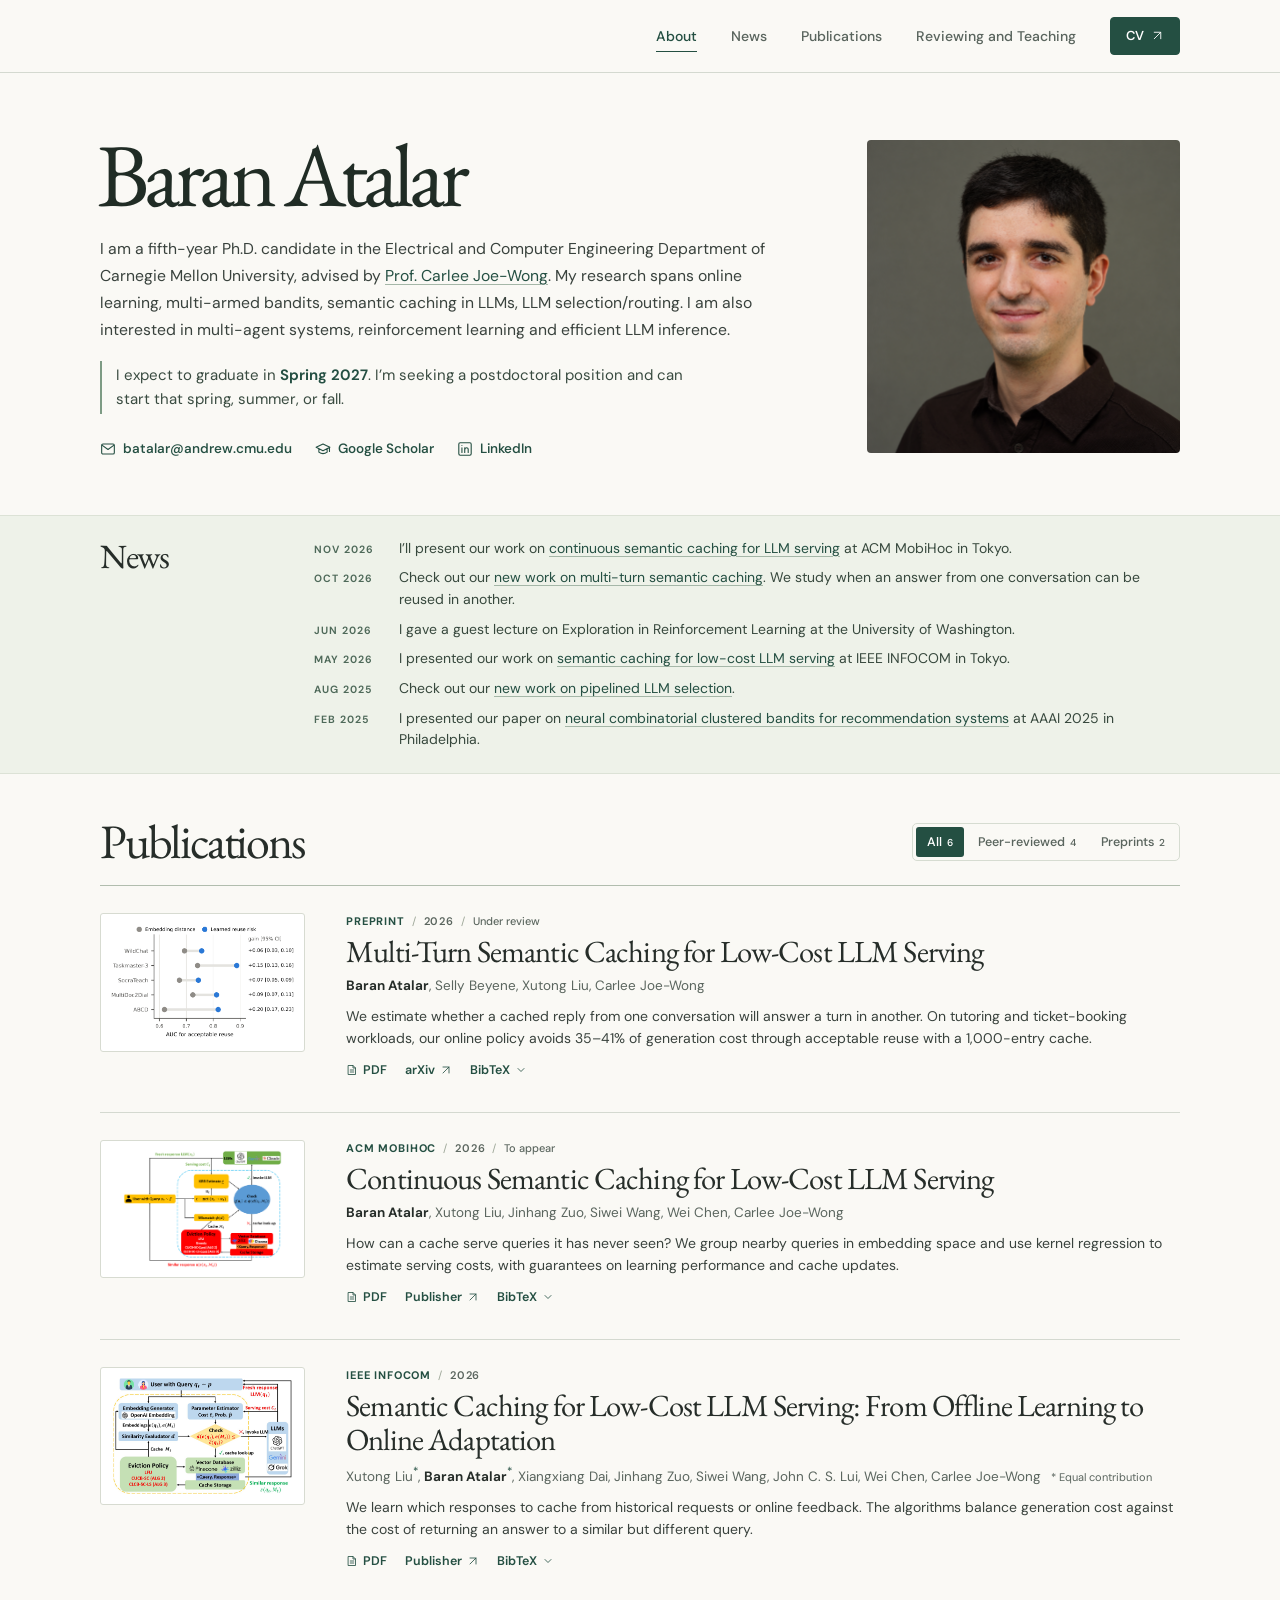
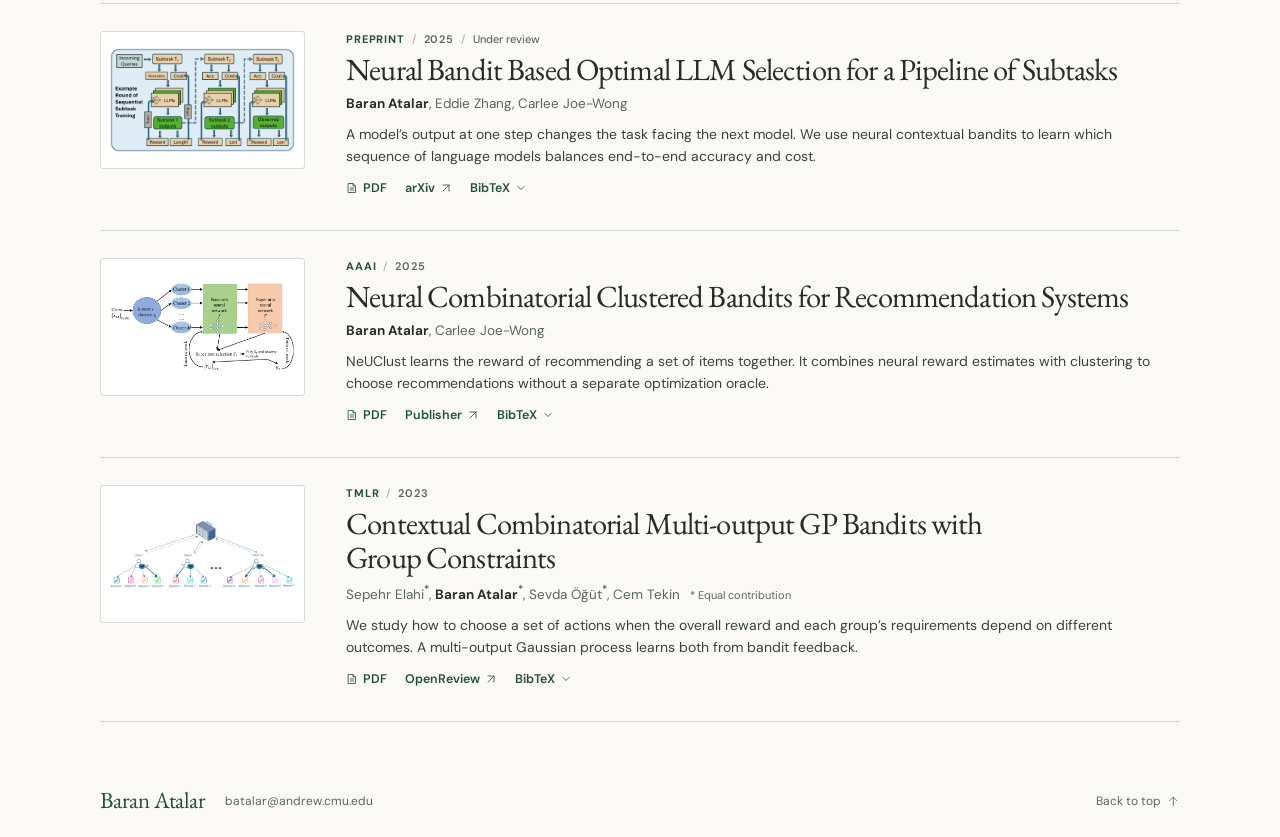
<file: index.html>
<!doctype html>
<html lang="en">
<head>
  <meta charset="utf-8">
  <meta name="viewport" content="width=device-width, initial-scale=1">
  <meta name="referrer" content="no-referrer">
  <meta name="theme-color" content="#faf9f5">
  <meta name="google-site-verification" content="WoKCXiddOWODJogTTFu-1QYuqD1UrCcjJ0g2R7hFMU4">
  <link rel="canonical" href="https://baranatalar.github.io/">
  <meta name="description" content="Baran Atalar is a Ph.D. candidate at Carnegie Mellon University researching online learning, multi-armed bandits, semantic caching in LLMs, and LLM selection and routing.">
  <title>Baran Atalar · Carnegie Mellon University</title>
  <link rel="icon" href="assets/monogram.svg" type="image/svg+xml">
  <link rel="preload" href="assets/fonts/garamond.woff" as="font" type="font/woff" crossorigin>
  <link rel="preload" href="assets/fonts/dm-sans.woff" as="font" type="font/woff" crossorigin>
  <link rel="stylesheet" href="style.css">
  <script src="site.js" defer></script>
</head>
<body>
  <svg class="icon-library" xmlns="http://www.w3.org/2000/svg" aria-hidden="true">
    <symbol id="arrow-out" viewBox="0 0 24 24"><path d="M6 18 18 6M6 6h12v12"/></symbol>
    <symbol id="arrow-up" viewBox="0 0 24 24"><path d="M12 20V4m-7 7 7-7 7 7"/></symbol>
    <symbol id="mail" viewBox="0 0 24 24"><rect x="2.5" y="4.5" width="19" height="15" rx="2"/><path d="m3.5 6.5 8.5 6.3 8.5-6.3"/></symbol>
    <symbol id="scholar" viewBox="0 0 24 24"><path d="m1.7 9.5 10.3-5 10.3 5-10.3 5zM5.8 11.5v5.2c4.3 3.2 8.1 3.2 12.4 0v-5.2m3.5-1.5v5.6"/></symbol>
    <symbol id="linkedin" viewBox="0 0 24 24"><rect x="2.7" y="2.7" width="18.6" height="18.6" rx="2"/><path d="M7.4 10.2v7m4.2 0v-7m0 3.3c0-4.5 5.2-4.4 5.2-.6v4.3"/><circle cx="7.4" cy="6.8" r=".8" fill="currentColor" stroke="none"/></symbol>
    <symbol id="file" viewBox="0 0 24 24"><path d="M5 3h9l5 5v13H5zM14 3v5h5M8.5 12h7m-7 4h7"/></symbol>
    <symbol id="chevron" viewBox="0 0 24 24"><path d="m6 9 6 6 6-6"/></symbol>
    <symbol id="expand" viewBox="0 0 24 24"><path d="M8 3H3v5m13-5h5v5M3 16v5h5m13-5v5h-5"/></symbol>
    <symbol id="close" viewBox="0 0 24 24"><path d="m5.5 5.5 13 13m0-13-13 13"/></symbol>
  </svg>
  <a class="skip-link" href="#main">Skip to content</a>
  <header class="masthead">
    <div class="container masthead-inner">
      <nav aria-label="Main navigation">
        <a class="nav-link" href="./" data-section="about" aria-current="location">About</a>
        <a class="nav-link" href="#news" data-section="news">News</a>
        <a class="nav-link" href="#publications" data-section="publications">Publications</a>
        <a class="nav-link" href="miscellaneous.html">Reviewing and Teaching</a>
        <a class="cv-link" href="assets/Baran-Atalar-CV.pdf" target="_blank" rel="noopener noreferrer" aria-label="CV (PDF, opens in a new tab)">
          CV<svg aria-hidden="true"><use href="#arrow-out"/></svg></a>
      </nav>
    </div>
  </header>

  <main id="main">
    <section id="about" class="container hero" aria-labelledby="profile-name">
      <h1 id="profile-name" class="identity" tabindex="-1">Baran Atalar</h1>
      <div class="biography">
        <p>I am a fifth-year Ph.D. candidate in the Electrical and Computer Engineering Department of Carnegie Mellon University, advised by <a href="https://www.ece.cmu.edu/directory/bios/joe-wong-carlee.html">Prof. Carlee Joe-Wong</a>. My research spans online learning, multi-armed bandits, semantic caching in LLMs, LLM selection/routing. I am also interested in multi-agent systems, reinforcement learning and efficient LLM inference.</p>
        <p class="availability">I expect to graduate in <strong>Spring 2027</strong>. I’m seeking a postdoctoral position and can start that spring, summer, or fall.</p>
      </div>
      <div class="contact-links" aria-label="Contact and profiles">
        <a href="mailto:batalar@andrew.cmu.edu"><svg aria-hidden="true"><use href="#mail"/></svg>batalar@andrew.cmu.edu</a>
        <a href="https://scholar.google.com/citations?user=y_jG3tEAAAAJ&amp;hl=en"><svg aria-hidden="true"><use href="#scholar"/></svg>Google Scholar</a>
        <a href="https://www.linkedin.com/in/baran-atalar-6698521bb/"><svg aria-hidden="true"><use href="#linkedin"/></svg>LinkedIn</a>
      </div>
      <img class="portrait" src="assets/baran-atalar-portrait.png" width="1254" height="1254" alt="Portrait of Baran Atalar" fetchpriority="high">
    </section>

    <section id="news" class="news-band" aria-labelledby="news-title">
      <div class="container news-grid">
        <h2 id="news-title">News</h2>
        <ul class="news-list">
          <li><time datetime="2026-11">Nov 2026</time><p>I’ll present our work on <a href="https://arxiv.org/abs/2604.20021">continuous semantic caching for LLM serving</a> at ACM MobiHoc in Tokyo.</p></li>
          <li><time datetime="2026-10">Oct 2026</time><p>Check out our <a href="https://arxiv.org/abs/2611.01077">new work on multi-turn semantic caching</a>. We study when an answer from one conversation can be reused in another.</p></li>
          <li><time datetime="2026-06">Jun 2026</time><p>I gave a guest lecture on Exploration in Reinforcement Learning at the University of Washington.</p></li>
          <li><time datetime="2026-05">May 2026</time><p>I presented our work on <a href="https://arxiv.org/abs/2508.07675">semantic caching for low-cost LLM serving</a> at IEEE INFOCOM in Tokyo.</p></li>
          <li><time datetime="2025-08">Aug 2025</time><p>Check out our <a href="https://arxiv.org/abs/2508.09958">new work on pipelined LLM selection</a>.</p></li>
          <li><time datetime="2025-02">Feb 2025</time><p>I presented our paper on <a href="https://arxiv.org/abs/2410.14586">neural combinatorial clustered bandits for recommendation systems</a> at AAAI 2025 in Philadelphia.</p></li>
        </ul>
      </div>
    </section>

    <section class="container publications" id="publications" aria-labelledby="publications-title">
      <div class="section-top">
        <h2 id="publications-title">Publications</h2>
        <div class="filters" role="group" aria-label="Filter publications" hidden>
          <button type="button" data-filter="all" aria-pressed="true">All <span>6</span></button>
          <button type="button" data-filter="reviewed" aria-pressed="false">Peer-reviewed <span>4</span></button>
          <button type="button" data-filter="preprint" aria-pressed="false">Preprints <span>2</span></button>
        </div>
      </div>
      <p class="sr-only" id="result-count" role="status" aria-live="polite"></p>
      <div class="publication-list">
        <article class="paper" data-group="preprint" id="multi-turn-caching" aria-labelledby="title-multi-turn-caching">
          <a class="figure-link" href="https://arxiv.org/pdf/2611.01077#page=1" data-figure="1" data-caption="Across five conversation workloads, the learned reuse-risk model distinguishes acceptable replies more accurately than embedding distance alone. The plot compares area under the ROC curve (AUC)." aria-label="Enlarge Figure 1 from Multi-Turn Semantic Caching for Low-Cost LLM Serving">
            <img src="assets/papers/multiturn.webp" alt="Figure 1 from Multi-Turn Semantic Caching for Low-Cost LLM Serving" loading="lazy">
            <span class="expand-mark"><svg aria-hidden="true"><use href="#expand"/></svg></span>
          </a>
          <div class="paper-text">
            <p class="paper-meta"><span class="venue">Preprint</span><span class="meta-separator">/</span><span>2026</span><span class="meta-separator">/</span><span class="paper-status">Under review</span></p>
            <h3 id="title-multi-turn-caching"><a href="https://arxiv.org/abs/2611.01077">Multi-Turn Semantic Caching for Low-Cost LLM Serving</a></h3>
            <p class="authors"><strong>Baran Atalar</strong>, Selly Beyene, Xutong Liu, Carlee Joe-Wong </p>
            <p class="paper-summary">We estimate whether a cached reply from one conversation will answer a turn in another. On tutoring and ticket-booking workloads, our online policy avoids 35–41% of generation cost through acceptable reuse with a 1,000-entry cache.</p>
            <div class="paper-actions">
              <a href="https://arxiv.org/pdf/2611.01077"><svg aria-hidden="true"><use href="#file"/></svg>PDF</a>
              <a href="https://arxiv.org/abs/2611.01077">arXiv<svg aria-hidden="true"><use href="#arrow-out"/></svg></a>
              <button class="bib-toggle" type="button" hidden aria-controls="bib-multi-turn-caching" aria-expanded="false">BibTeX <svg aria-hidden="true"><use href="#chevron"/></svg></button>
            </div>
            <div class="bib-panel" id="bib-multi-turn-caching" hidden>
              <button class="copy-bib" type="button">Copy citation</button>
              <pre><code>@misc{atalar2026multiturn,
  title = {Multi-Turn Semantic Caching for Low-Cost {LLM} Serving},
  author = {Baran Atalar and Selly Beyene and Xutong Liu and Carlee Joe-Wong},
  year = {2026},
  eprint = {2611.01077},
  archivePrefix = {arXiv},
  url = {https://arxiv.org/abs/2611.01077}
}</code></pre>
            </div>
          </div>
        </article>
        <article class="paper" data-group="reviewed" id="continuous-caching" aria-labelledby="title-continuous-caching">
          <a class="figure-link" href="https://arxiv.org/pdf/2604.20021#page=3" data-figure="1" data-caption="An arriving query is mapped to a representative in embedding space. The serving policy compares the estimated cost of a fresh answer with the cost of reusing a cached one." aria-label="Enlarge Figure 1 from Continuous Semantic Caching for Low-Cost LLM Serving">
            <img src="assets/papers/continuous.webp" alt="Figure 1 from Continuous Semantic Caching for Low-Cost LLM Serving" loading="lazy">
            <span class="expand-mark"><svg aria-hidden="true"><use href="#expand"/></svg></span>
          </a>
          <div class="paper-text">
            <p class="paper-meta"><span class="venue">ACM MobiHoc</span><span class="meta-separator">/</span><span>2026</span><span class="meta-separator">/</span><span class="paper-status">To appear</span></p>
            <h3 id="title-continuous-caching"><a href="https://doi.org/10.1145/3842721.3849656">Continuous Semantic Caching for Low-Cost LLM Serving</a></h3>
            <p class="authors"><strong>Baran Atalar</strong>, Xutong Liu, Jinhang Zuo, Siwei Wang, Wei Chen, Carlee Joe-Wong </p>
            <p class="paper-summary">How can a cache serve queries it has never seen? We group nearby queries in embedding space and use kernel regression to estimate serving costs, with guarantees on learning performance and cache updates.</p>
            <div class="paper-actions">
              <a href="https://arxiv.org/pdf/2604.20021"><svg aria-hidden="true"><use href="#file"/></svg>PDF</a>
              <a href="https://doi.org/10.1145/3842721.3849656">Publisher<svg aria-hidden="true"><use href="#arrow-out"/></svg></a>
              <button class="bib-toggle" type="button" hidden aria-controls="bib-continuous-caching" aria-expanded="false">BibTeX <svg aria-hidden="true"><use href="#chevron"/></svg></button>
            </div>
            <div class="bib-panel" id="bib-continuous-caching" hidden>
              <button class="copy-bib" type="button">Copy citation</button>
              <pre><code>@inproceedings{atalar2026continuous,
  title = {Continuous Semantic Caching for Low-Cost {LLM} Serving},
  author = {Baran Atalar and Xutong Liu and Jinhang Zuo and Siwei Wang and Wei Chen and Carlee Joe-Wong},
  booktitle = {Proceedings of the Twenty-Seventh International Symposium on Theory, Algorithmic Foundations, and Protocol Design for Mobile Networks and Mobile Computing},
  year = {2026},
  doi = {10.1145/3842721.3849656},
  note = {To appear}
}</code></pre>
            </div>
          </div>
        </article>
        <article class="paper" data-group="reviewed" id="offline-online-caching" aria-labelledby="title-offline-online-caching">
          <a class="figure-link" href="https://arxiv.org/pdf/2508.07675#page=2" data-figure="1" data-caption="The cache estimates request probabilities and serving costs, then chooses between generating a fresh response and retrieving a similar one." aria-label="Enlarge Figure 1 from Semantic Caching for Low-Cost LLM Serving: From Offline Learning to Online Adaptation">
            <img src="assets/papers/offline.webp" alt="Figure 1 from Semantic Caching for Low-Cost LLM Serving: From Offline Learning to Online Adaptation" loading="lazy">
            <span class="expand-mark"><svg aria-hidden="true"><use href="#expand"/></svg></span>
          </a>
          <div class="paper-text">
            <p class="paper-meta"><span class="venue">IEEE INFOCOM</span><span class="meta-separator">/</span><span>2026</span></p>
            <h3 id="title-offline-online-caching"><a href="https://doi.org/10.1109/INFOCOM59046.2026.11571467">Semantic Caching for Low-Cost LLM Serving: From Offline Learning to Online Adaptation</a></h3>
            <p class="authors">Xutong Liu<sup>*</sup>, <strong>Baran Atalar</strong><sup>*</sup>, Xiangxiang Dai, Jinhang Zuo, Siwei Wang, John C. S. Lui, Wei Chen, Carlee Joe-Wong <span class="equal-note">* Equal contribution</span></p>
            <p class="paper-summary">We learn which responses to cache from historical requests or online feedback. The algorithms balance generation cost against the cost of returning an answer to a similar but different query.</p>
            <div class="paper-actions">
              <a href="https://arxiv.org/pdf/2508.07675"><svg aria-hidden="true"><use href="#file"/></svg>PDF</a>
              <a href="https://doi.org/10.1109/INFOCOM59046.2026.11571467">Publisher<svg aria-hidden="true"><use href="#arrow-out"/></svg></a>
              <button class="bib-toggle" type="button" hidden aria-controls="bib-offline-online-caching" aria-expanded="false">BibTeX <svg aria-hidden="true"><use href="#chevron"/></svg></button>
            </div>
            <div class="bib-panel" id="bib-offline-online-caching" hidden>
              <button class="copy-bib" type="button">Copy citation</button>
              <pre><code>@inproceedings{liu2026semantic,
  title = {Semantic Caching for Low-Cost {LLM} Serving: From Offline Learning to Online Adaptation},
  author = {Xutong Liu and Baran Atalar and Xiangxiang Dai and Jinhang Zuo and Siwei Wang and John C. S. Lui and Wei Chen and Carlee Joe-Wong},
  booktitle = {IEEE INFOCOM 2026 -- IEEE Conference on Computer Communications},
  pages = {1--10},
  year = {2026},
  doi = {10.1109/INFOCOM59046.2026.11571467}
}</code></pre>
            </div>
          </div>
        </article>
        <article class="paper" data-group="preprint" id="pipeline-selection" aria-labelledby="title-pipeline-selection">
          <a class="figure-link" href="https://arxiv.org/pdf/2508.09958#page=5" data-figure="1" data-caption="A sequence of bandit decisions selects one language model for each subtask. Output quality and length at one step affect the next step in the pipeline." aria-label="Enlarge Figure 1 from Neural Bandit Based Optimal LLM Selection for a Pipeline of Subtasks">
            <img src="assets/papers/pipeline.webp" alt="Figure 1 from Neural Bandit Based Optimal LLM Selection for a Pipeline of Subtasks" loading="lazy">
            <span class="expand-mark"><svg aria-hidden="true"><use href="#expand"/></svg></span>
          </a>
          <div class="paper-text">
            <p class="paper-meta"><span class="venue">Preprint</span><span class="meta-separator">/</span><span>2025</span><span class="meta-separator">/</span><span class="paper-status">Under review</span></p>
            <h3 id="title-pipeline-selection"><a href="https://arxiv.org/abs/2508.09958">Neural Bandit Based Optimal LLM Selection for a Pipeline of Subtasks</a></h3>
            <p class="authors"><strong>Baran Atalar</strong>, Eddie Zhang, Carlee Joe-Wong </p>
            <p class="paper-summary">A model’s output at one step changes the task facing the next model. We use neural contextual bandits to learn which sequence of language models balances end-to-end accuracy and cost.</p>
            <div class="paper-actions">
              <a href="https://arxiv.org/pdf/2508.09958"><svg aria-hidden="true"><use href="#file"/></svg>PDF</a>
              <a href="https://arxiv.org/abs/2508.09958">arXiv<svg aria-hidden="true"><use href="#arrow-out"/></svg></a>
              <button class="bib-toggle" type="button" hidden aria-controls="bib-pipeline-selection" aria-expanded="false">BibTeX <svg aria-hidden="true"><use href="#chevron"/></svg></button>
            </div>
            <div class="bib-panel" id="bib-pipeline-selection" hidden>
              <button class="copy-bib" type="button">Copy citation</button>
              <pre><code>@misc{atalar2025pipeline,
  title = {Neural Bandit Based Optimal {LLM} Selection for a Pipeline of Subtasks},
  author = {Baran Atalar and Eddie Zhang and Carlee Joe-Wong},
  year = {2025},
  eprint = {2508.09958},
  archivePrefix = {arXiv},
  url = {https://arxiv.org/abs/2508.09958}
}</code></pre>
            </div>
          </div>
        </article>
        <article class="paper" data-group="reviewed" id="neural-clustered-bandits" aria-labelledby="title-neural-clustered-bandits">
          <a class="figure-link" href="https://arxiv.org/pdf/2410.14586#page=2" data-figure="1" data-caption="NeUClust clusters available arms, estimates individual and set-level rewards with neural networks, and uses feedback from each selected set to update its estimates." aria-label="Enlarge Figure 1 from Neural Combinatorial Clustered Bandits for Recommendation Systems">
            <img src="assets/papers/neuclust.webp" alt="Figure 1 from Neural Combinatorial Clustered Bandits for Recommendation Systems" loading="lazy">
            <span class="expand-mark"><svg aria-hidden="true"><use href="#expand"/></svg></span>
          </a>
          <div class="paper-text">
            <p class="paper-meta"><span class="venue">AAAI</span><span class="meta-separator">/</span><span>2025</span></p>
            <h3 id="title-neural-clustered-bandits"><a href="https://doi.org/10.1609/aaai.v39i15.33692">Neural Combinatorial Clustered Bandits for Recommendation Systems</a></h3>
            <p class="authors"><strong>Baran Atalar</strong>, Carlee Joe-Wong </p>
            <p class="paper-summary">NeUClust learns the reward of recommending a set of items together. It combines neural reward estimates with clustering to choose recommendations without a separate optimization oracle.</p>
            <div class="paper-actions">
              <a href="https://arxiv.org/pdf/2410.14586"><svg aria-hidden="true"><use href="#file"/></svg>PDF</a>
              <a href="https://doi.org/10.1609/aaai.v39i15.33692">Publisher<svg aria-hidden="true"><use href="#arrow-out"/></svg></a>
              <button class="bib-toggle" type="button" hidden aria-controls="bib-neural-clustered-bandits" aria-expanded="false">BibTeX <svg aria-hidden="true"><use href="#chevron"/></svg></button>
            </div>
            <div class="bib-panel" id="bib-neural-clustered-bandits" hidden>
              <button class="copy-bib" type="button">Copy citation</button>
              <pre><code>@inproceedings{atalar2025neuclust,
  title = {Neural Combinatorial Clustered Bandits for Recommendation Systems},
  author = {Baran Atalar and Carlee Joe-Wong},
  booktitle = {Proceedings of the AAAI Conference on Artificial Intelligence},
  volume = {39},
  number = {15},
  pages = {15417--15426},
  year = {2025},
  doi = {10.1609/aaai.v39i15.33692}
}</code></pre>
            </div>
          </div>
        </article>
        <article class="paper" data-group="reviewed" id="group-constrained-bandits" aria-labelledby="title-group-constrained-bandits">
          <a class="figure-link" href="https://arxiv.org/pdf/2111.14778#page=8" data-figure="1" data-caption="In a federated learning example, a server chooses among requests involving multiple clients while accounting for client-level privacy requirements." aria-label="Enlarge Figure 1 from Contextual Combinatorial Multi-output GP Bandits with Group Constraints">
            <img src="assets/papers/groups.webp" alt="Figure 1 from Contextual Combinatorial Multi-output GP Bandits with Group Constraints" loading="lazy">
            <span class="expand-mark"><svg aria-hidden="true"><use href="#expand"/></svg></span>
          </a>
          <div class="paper-text">
            <p class="paper-meta"><span class="venue">TMLR</span><span class="meta-separator">/</span><span>2023</span></p>
            <h3 id="title-group-constrained-bandits"><a href="https://openreview.net/forum?id=OqbGu3hdQb">Contextual Combinatorial Multi-output GP Bandits with Group Constraints</a></h3>
            <p class="authors">Sepehr Elahi<sup>*</sup>, <strong>Baran Atalar</strong><sup>*</sup>, Sevda Öğüt<sup>*</sup>, Cem Tekin <span class="equal-note">* Equal contribution</span></p>
            <p class="paper-summary">We study how to choose a set of actions when the overall reward and each group’s requirements depend on different outcomes. A multi-output Gaussian process learns both from bandit feedback.</p>
            <div class="paper-actions">
              <a href="https://arxiv.org/pdf/2111.14778"><svg aria-hidden="true"><use href="#file"/></svg>PDF</a>
              <a href="https://openreview.net/forum?id=OqbGu3hdQb">OpenReview<svg aria-hidden="true"><use href="#arrow-out"/></svg></a>
              <button class="bib-toggle" type="button" hidden aria-controls="bib-group-constrained-bandits" aria-expanded="false">BibTeX <svg aria-hidden="true"><use href="#chevron"/></svg></button>
            </div>
            <div class="bib-panel" id="bib-group-constrained-bandits" hidden>
              <button class="copy-bib" type="button">Copy citation</button>
              <pre><code>@article{elahi2023contextual,
  title = {Contextual Combinatorial Multi-output {GP} Bandits with Group Constraints},
  author = {Sepehr Elahi and Baran Atalar and Sevda Öğüt and Cem Tekin},
  journal = {Transactions on Machine Learning Research},
  year = {2023},
  url = {https://openreview.net/forum?id=OqbGu3hdQb}
}</code></pre>
            </div>
          </div>
        </article>
      </div>
    </section>

  </main>
  <footer class="container footer">
    <span class="footer-name">Baran Atalar</span>
    <a class="footer-email" href="mailto:batalar@andrew.cmu.edu">batalar@andrew.cmu.edu</a>
    <a class="back-top" href="./">Back to top <svg aria-hidden="true"><use href="#arrow-up"/></svg></a>
  </footer>
  <dialog id="figure-dialog" aria-labelledby="figure-title">
    <div class="viewer-header"><h2 id="figure-title"></h2><button type="button" class="close-viewer" aria-label="Close figure" autofocus><svg aria-hidden="true"><use href="#close"/></svg></button></div>
    <figure><img id="large-figure" alt=""><figcaption id="figure-description"></figcaption></figure>
    <a class="viewer-source" href="#" id="figure-source">View in paper <svg aria-hidden="true"><use href="#arrow-out"/></svg></a>
  </dialog>
</body>
</html>
</file>
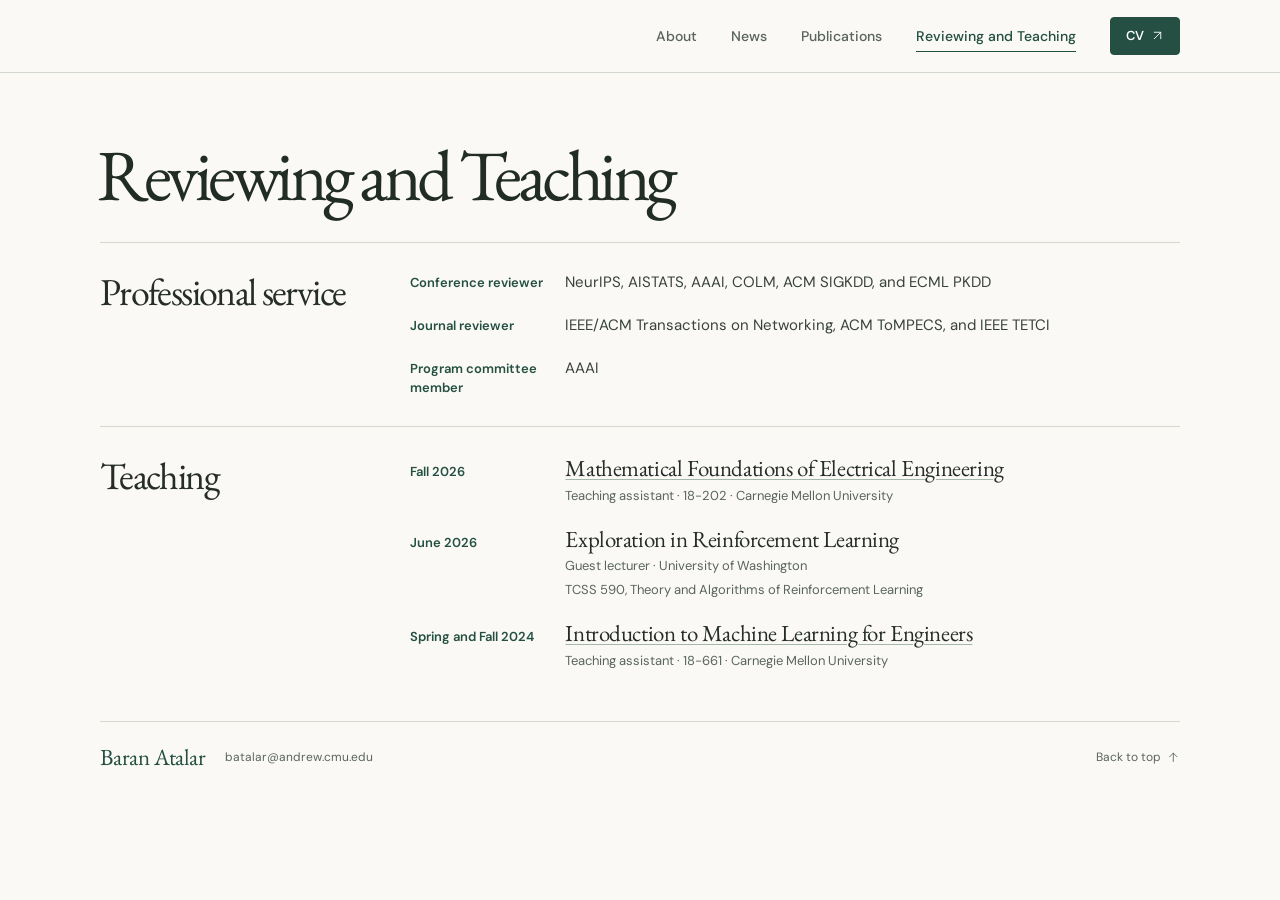
<file: miscellaneous.html>
<!doctype html>
<html lang="en">
<head>
  <meta charset="utf-8">
  <meta name="viewport" content="width=device-width, initial-scale=1">
  <meta name="referrer" content="no-referrer">
  <meta name="theme-color" content="#faf9f5">
  <link rel="canonical" href="https://baranatalar.github.io/miscellaneous.html">
  <meta name="description" content="Baran Atalar’s peer-review, program committee, and teaching experience.">
  <title>Reviewing and Teaching · Baran Atalar</title>
  <link rel="icon" href="assets/monogram.svg" type="image/svg+xml">
  <link rel="preload" href="assets/fonts/garamond.woff" as="font" type="font/woff" crossorigin>
  <link rel="preload" href="assets/fonts/dm-sans.woff" as="font" type="font/woff" crossorigin>
  <link rel="stylesheet" href="style.css">
</head>
<body>
  <a class="skip-link" href="#main">Skip to content</a>
  <header class="masthead">
    <div class="container masthead-inner">
      <nav aria-label="Main navigation">
        <a class="nav-link" href="./">About</a>
        <a class="nav-link" href="./#news">News</a>
        <a class="nav-link" href="./#publications">Publications</a>
        <a class="nav-link" href="miscellaneous.html" aria-current="page">Reviewing and Teaching</a>
        <a class="cv-link" href="assets/Baran-Atalar-CV.pdf" target="_blank" rel="noopener noreferrer" aria-label="CV (PDF, opens in a new tab)">
          CV<svg aria-hidden="true" viewBox="0 0 24 24"><path d="M6 18 18 6M6 6h12v12"/></svg></a>
      </nav>
    </div>
  </header>
  <main id="main" class="container experience-page">
    <h1>Reviewing and Teaching</h1>
    <section class="experience-section" aria-labelledby="service-title">
      <h2 id="service-title">Professional service</h2>
      <dl class="experience-list">
        <div>
          <dt>Conference reviewer</dt>
          <dd>NeurIPS, AISTATS, AAAI, COLM, ACM SIGKDD, and ECML PKDD</dd>
        </div>
        <div>
          <dt>Journal reviewer</dt>
          <dd>IEEE/ACM Transactions on Networking, ACM ToMPECS, and IEEE TETCI</dd>
        </div>
        <div>
          <dt>Program committee member</dt>
          <dd>AAAI</dd>
        </div>
      </dl>
    </section>
    <section class="experience-section" aria-labelledby="teaching-title">
      <h2 id="teaching-title">Teaching</h2>
      <dl class="experience-list">
        <div>
          <dt>Fall 2026</dt>
          <dd>
            <h3><a href="https://courses.ece.cmu.edu/18202">Mathematical Foundations of Electrical Engineering</a></h3>
            <p>Teaching assistant · 18-202 · Carnegie Mellon University</p>
          </dd>
        </div>
        <div>
          <dt>June 2026</dt>
          <dd>
            <h3>Exploration in Reinforcement Learning</h3>
            <p>Guest lecturer · University of Washington</p>
            <p>TCSS 590, Theory and Algorithms of Reinforcement Learning</p>
          </dd>
        </div>
        <div>
          <dt>Spring and Fall 2024</dt>
          <dd>
            <h3><a href="https://courses.ece.cmu.edu/18661">Introduction to Machine Learning for Engineers</a></h3>
            <p>Teaching assistant · 18-661 · Carnegie Mellon University</p>
          </dd>
        </div>
      </dl>
    </section>
  </main>
  <footer class="container footer">
    <span class="footer-name">Baran Atalar</span>
    <a class="footer-email" href="mailto:batalar@andrew.cmu.edu">batalar@andrew.cmu.edu</a>
    <a class="back-top" href="#main">Back to top <svg aria-hidden="true" viewBox="0 0 24 24"><path d="M12 20V4m-7 7 7-7 7 7"/></svg></a>
  </footer>
</body>
</html>
</file>
<file: style.css>
@font-face {
  font-family: "EB Garamond";
  src: url("assets/fonts/garamond.woff") format("woff");
  font-weight: 400;
  font-style: normal;
  font-display: swap;
}
@font-face {
  font-family: "DM Sans";
  src: url("assets/fonts/dm-sans.woff") format("woff");
  font-weight: 100 1000;
  font-style: normal;
  font-display: swap;
}
:root {
  color-scheme: light;
  --paper: #faf9f5;
  --surface: #fffefa;
  --green: #244f42;
  --ink: #262d29;
  --body: #39423d;
  --muted: #5a655e;
  --rule: #d4d9d0;
  --light-rule: #dfe3da;
  --tint: #eef2e9;
  --serif: "EB Garamond", "Iowan Old Style", Georgia, serif;
  --sans: "DM Sans", -apple-system, BlinkMacSystemFont, "Segoe UI", sans-serif;
  --page-width: 1080px;
  --page-gutter: clamp(22px, 5.8vw, 82px);
  scroll-padding-top: 84px;
}
* { box-sizing: border-box; }
html { scroll-behavior: smooth; }
body { margin: 0; background: var(--paper); color: var(--ink); font: 16px/1.6 var(--sans); -webkit-font-smoothing: antialiased; }
body.viewer-open { overflow: hidden; }
h1, h2, h3, p, figure, ul, dl, dd, pre { margin: 0; }
img { max-width: 100%; }
a { color: var(--green); text-underline-offset: 3px; text-decoration-thickness: 1px; }
a:hover { text-decoration-color: currentColor; }
a, button { -webkit-tap-highlight-color: transparent; }
button { cursor: pointer; font: inherit; color: inherit; }
button, a { touch-action: manipulation; }
button:focus-visible, a:focus-visible { outline: 2px solid #32765d; outline-offset: 4px; }
strong { font-weight: 650; color: var(--ink); }
[hidden] { display: none !important; }
svg { width: 1.05em; height: 1.05em; flex-shrink: 0; fill: none; stroke: currentColor; stroke-width: 1.65; stroke-linecap: round; stroke-linejoin: round; }
.icon-library { position: absolute; width: 0; height: 0; overflow: hidden; pointer-events: none; }
.sr-only { position: absolute; width: 1px; height: 1px; padding: 0; margin: -1px; clip-path: inset(50%); overflow: hidden; white-space: nowrap; }
.skip-link { position: fixed; top: 8px; left: 12px; z-index: 10; transform: translateY(-150%); background: white; border: 1px solid var(--green); padding: 7px 14px; }
.skip-link:focus { transform: none; }
.container { width: min(calc(100% - 2 * var(--page-gutter)), var(--page-width)); margin-inline: auto; }
h2 { font: 400 clamp(36px, 4vw, 48px)/1.08 var(--serif); letter-spacing: -.043em; }

.masthead { position: sticky; top: 0; z-index: 5; background: var(--paper); border-bottom: 1px solid var(--rule); }
.masthead-inner { display: flex; align-items: center; justify-content: flex-end; min-height: 72px; }
nav { display: flex; gap: clamp(18px, 2.65vw, 38px); align-items: center; }
.nav-link { color: var(--muted); text-decoration: none; padding-block: 8px; font-size: 14px; font-weight: 520; position: relative; }
.nav-link::after { content: ""; position: absolute; left: 0; right: 0; bottom: 3px; height: 1.5px; background: var(--green); transform: scaleX(0); transform-origin: left; transition: transform .15s ease; }
.nav-link[aria-current], .nav-link:hover { color: var(--green); }
.nav-link[aria-current]::after, .nav-link:hover::after { transform: scaleX(1); }
.cv-link { text-decoration: none; display: inline-flex; align-items: center; gap: 0; font-size: 13px; font-weight: 570; padding: 8px 15px; background: var(--green); border: 1px solid var(--green); border-radius: 4px; color: #fff; }
.cv-link svg { margin-left: 7px; width: 13px; height: 13px; }
.cv-link:hover { background: #183d32; }

.hero { display: grid; grid-template-columns: minmax(0, 1fr) minmax(230px, 29%); grid-template-areas: "identity portrait" "bio portrait" "links portrait"; column-gap: clamp(40px, 7.7vw, 102px); padding-block: clamp(38px, 4.3vw, 62px) clamp(37px, 3.9vw, 58px); }
.identity { grid-area: identity; align-self: end; }
h1 { font: 400 clamp(68px, 7vw, 92px)/1.04 var(--serif); letter-spacing: -.062em; margin-left: -3px; color: #202c25; }
.biography { grid-area: bio; align-self: center; margin-top: 15px; }
.biography > p:first-child { color: var(--body); font-size: clamp(15.5px, 1.23vw, 17px); line-height: 1.7; }
.biography a, .news-list a { text-decoration-color: #a5b7a8; }
.biography a:hover, .news-list a:hover { text-decoration-color: var(--green); }
.availability { font-size: 15px; line-height: 1.56; margin-top: 18px; padding: 3px 0 3px 14px; border-left: 2.5px solid #7d9b84; color: #394b40; max-width: 59ch; }
.availability strong { color: var(--green); }
.contact-links { grid-area: links; display: flex; align-items: center; flex-wrap: wrap; gap: 4px 23px; margin-top: 19px; align-self: start; }
.contact-links a { display: inline-flex; align-items: center; gap: 7px; text-decoration: none; color: var(--green); font-size: 13.5px; font-weight: 550; padding-block: 5px; }
.contact-links svg { width: 16px; height: 16px; }
.contact-links a:hover { text-decoration: underline; }
.portrait { grid-area: portrait; align-self: center; display: block; width: 100%; height: auto; border-radius: 4px; }

.news-band { background: var(--tint); border-block: 1px solid #dce2d6; }
.news-grid { display: grid; grid-template-columns: minmax(110px, 17.5%) 1fr; align-items: start; gap: 25px; padding-block: 22px; }
.news-grid h2 { font-size: 34px; }
.news-list { list-style: none; padding: 0; display: grid; gap: 8px; }
.news-list li { display: grid; grid-template-columns: 72px 1fr; column-gap: 13px; align-items: baseline; }
.news-list time { text-transform: uppercase; font-size: 10.5px; line-height: 1.5; letter-spacing: .09em; font-weight: 650; color: #4e6959; }
.news-list p { font-size: 14px; line-height: 1.55; color: #37483d; }

.publications { padding-block: 42px 44px; }
.section-top { display: flex; gap: 20px; justify-content: space-between; align-items: center; padding-bottom: 17px; border-bottom: 1px solid #b1bdae; }
.filters { display: flex; align-items: center; gap: 3px; border: 1px solid #d6dcd1; padding: 3px; border-radius: 5px; }
.filters button { border: 0; background: transparent; color: var(--muted); border-radius: 3px; padding: 5px 11px; font-size: 12.5px; line-height: 1.6; font-weight: 540; }
.filters button span { margin-left: 2px; font-size: 10px; font-variant-numeric: tabular-nums; }
.filters button[aria-pressed="true"] { color: #fff; background: var(--green); }
.filters button:hover:not([aria-pressed="true"]) { color: var(--green); background: #edf0e8; }
.paper { display: grid; grid-template-columns: minmax(140px, 19%) minmax(0, 1fr); gap: clamp(22px, 3.2vw, 45px); padding-block: 27px 28px; border-bottom: 1px solid var(--rule); scroll-margin-top: 12px; }
.figure-link { display: grid; align-items: center; align-self: start; background: #fff; border: 1px solid #d7dbd1; border-radius: 3px; padding: 9px; aspect-ratio: 1.48; position: relative; transition: border-color .15s; }
.figure-link:hover, .figure-link:focus-visible { border-color: #6c8978; }
.figure-link img { width: 100%; height: 100%; object-fit: contain; min-height: 0; }
.expand-mark { position: absolute; right: 3px; bottom: 3px; display: grid; place-items: center; width: 21px; height: 21px; border-radius: 2px; background: #fff; color: var(--green); opacity: 0; }
.figure-link:hover .expand-mark, .figure-link:focus-visible .expand-mark { opacity: 1; }
.expand-mark svg { width: 14px; height: 14px; }
.paper-meta { display: flex; align-items: center; flex-wrap: wrap; gap: 7px; font-size: 11px; font-weight: 600; line-height: 1.6; color: var(--muted); text-transform: uppercase; letter-spacing: .075em; }
.paper-meta .venue { color: var(--green); font-weight: 720; }
.paper-meta .meta-separator { color: #9da798; font-weight: 400; }
.paper-meta .paper-status { text-transform: none; letter-spacing: normal; font-weight: 480; }
.paper h3 { font: 400 clamp(25px, 2.4vw, 32px)/1.09 var(--serif); letter-spacing: -.028em; margin: 5px 0 7px; text-wrap: pretty; }
.paper h3 a { color: var(--ink); text-decoration: none; }
.paper h3 a:hover { color: var(--green); text-decoration: underline; text-decoration-thickness: 1px; }
.authors { color: var(--muted); font-size: 13.5px; line-height: 1.55; }
.authors strong { font-weight: 680; }
.authors sup { color: var(--green); }
.equal-note { font-size: 11px; white-space: nowrap; color: var(--muted); margin-left: 6px; }
.paper-summary { color: var(--body); font-size: 14px; line-height: 1.58; max-width: 88ch; margin-top: 8px; }
.paper-actions { display: flex; flex-wrap: wrap; align-items: center; column-gap: 18px; margin-top: 8px; }
.paper-actions a, .bib-toggle, .viewer-source { display: inline-flex; gap: 5px; align-items: center; padding: 4px 0; font: 600 12.5px/1.5 var(--sans); text-decoration: none; color: var(--green); border: none; background: none; }
.paper-actions a:hover, .bib-toggle:hover, .viewer-source:hover { text-decoration: underline; text-underline-offset: 3px; }
.paper-actions svg, .viewer-source svg { width: 12px; height: 12px; }
.bib-toggle[aria-expanded="true"] svg { transform: rotate(180deg); }
.bib-panel { margin-top: 10px; border: 1px solid var(--rule); padding: 12px 14px 15px; background: #f1f3ec; border-radius: 4px; }
.copy-bib { display: block; margin: 0 0 8px auto; background: var(--paper); color: var(--green); border: 1px solid #c8d1c7; border-radius: 3px; padding: 4px 8px; font-size: 12px; }
.bib-panel pre { white-space: pre-wrap; overflow-wrap: anywhere; font-size: 12px; line-height: 1.5; color: #334736; }
.experience-page { padding-block: clamp(34px, 5vw, 68px) 22px; }
.experience-page h1 { font-size: clamp(46px, 6vw, 72px); margin-bottom: 30px; }
.experience-section { display: grid; grid-template-columns: minmax(160px, 24%) 1fr; gap: clamp(24px, 4vw, 52px); padding-block: 28px; border-top: 1px solid var(--rule); }
.experience-section h2 { font-size: clamp(30px, 3vw, 38px); }
.experience-list { display: grid; gap: 20px; }
.experience-list > div { display: grid; grid-template-columns: 135px minmax(0, 1fr); gap: 20px; align-items: baseline; }
.experience-list dt { color: var(--green); font-weight: 600; font-size: 13px; line-height: 1.45; }
.experience-list dd { font-size: 15px; line-height: 1.55; color: var(--body); }
.experience-list h3 { font: 400 23px/1.15 var(--serif); letter-spacing: -.018em; color: var(--ink); }
.experience-list h3 a { color: inherit; text-decoration-color: #a5b7a8; }
.experience-list h3 a:hover { color: var(--green); }
.experience-list dd p { margin-top: 4px; font-size: 13px; color: var(--muted); }
.experience-page + .footer { border-top: 1px solid var(--rule); }
.footer { display: flex; align-items: center; gap: 20px; padding-block: 20px; }
.footer-name { color: var(--green); font: 23px/1.1 var(--serif); letter-spacing: -.025em; }
.footer a { font-size: 12px; color: var(--muted); text-decoration: none; }
.footer a:hover { color: var(--green); text-decoration: underline; }
.back-top { display: inline-flex; align-items: center; gap: 6px; margin-left: auto; padding: 6px 0; }

dialog { border: 1px solid var(--rule); border-radius: 6px; padding: clamp(16px, 3vw, 28px); width: min(680px, calc(100vw - 32px)); max-height: calc(100dvh - 32px); overflow-y: auto; background: var(--paper); color: var(--ink); box-shadow: 0 12px 70px #15291f33; }
dialog::backdrop { background: #1b2923a8; }
.viewer-header { display: flex; align-items: flex-start; justify-content: space-between; gap: 12px; margin-bottom: 18px; }
.viewer-header h2 { font-size: clamp(24px, 3.5vw, 33px); letter-spacing: -.025em; }
.close-viewer { flex: none; border: 1px solid var(--rule); background: var(--paper); border-radius: 50%; width: 33px; height: 33px; display: grid; place-items: center; }
.close-viewer svg { width: 15px; height: 15px; }
dialog figure img { display: block; margin-inline: auto; width: 100%; max-height: 55dvh; object-fit: contain; background: #fff; padding: 8px; border: 1px solid var(--rule); }
dialog figcaption { margin-top: 12px; color: var(--body); font-size: 14px; }
.viewer-source { margin-top: 11px; }

@media (max-width: 900px) {
  .hero { column-gap: 38px; grid-template-columns: minmax(0, 1fr) minmax(185px, 27%); }
  .contact-links { column-gap: 15px; }
  .news-grid { grid-template-columns: 90px 1fr; gap: 20px; }
  .paper { grid-template-columns: 150px minmax(0, 1fr); }
}
@media (max-width: 690px) {
  :root { --page-gutter: clamp(18px, 5vw, 32px); scroll-padding-top: 74px; }
  .masthead-inner { min-height: 58px; }
  nav { gap: clamp(10px, 3.8vw, 24px); }
  .nav-link { font-size: 13px; }
  .cv-link { padding: 6px 9px; font-size: 12px; }
  .cv-link svg { margin-left: 5px; }
  .hero { grid-template-columns: minmax(0, 1fr) clamp(98px, 24vw, 146px); grid-template-areas: "identity portrait" "bio bio" "links links"; gap: 0 18px; padding-block: 28px; }
  .identity { align-self: center; }
  h1 { font-size: clamp(43px, 8.5vw, 62px); margin-left: -1px; }
  .biography { margin-top: 23px; }
  .availability { margin-top: 14px; }
  .contact-links { margin-top: 13px; gap: 0 16px; }
  .contact-links a { font-size: 12.5px; padding-block: 8px; }
  .news-grid { grid-template-columns: 1fr; gap: 13px; padding-block: 19px; }
  .news-grid h2 { font-size: 29px; }
  .news-list { gap: 10px; }
  .news-list li { grid-template-columns: 63px 1fr; gap: 8px; }
  .news-list p { font-size: 13.25px; }
  .news-list time { font-size: 9.5px; }
  .publications { padding-block: 29px 34px; }
  .section-top { align-items: start; flex-wrap: wrap; gap: 13px 22px; }
  .filters { gap: 1px; }
  .filters button { padding: 5px 9px; }
  .paper { grid-template-columns: 116px minmax(0, 1fr); gap: 15px; padding-block: 23px; }
  .figure-link { padding: 5px; }
  .paper h3 { font-size: 25px; }
  .paper-meta { font-size: 10px; gap: 5px; }
  .paper-summary { font-size: 13.5px; }
  .authors { font-size: 12.5px; }
  .experience-section { grid-template-columns: 1fr; gap: 20px; padding-block: 24px; }
  .footer { gap: 12px; flex-wrap: wrap; }
}
@media (max-width: 510px) {
  nav { gap: clamp(8px, 2.7vw, 14px); }
  .experience-list > div { grid-template-columns: 1fr; gap: 4px; }
  .paper { display: grid; grid-template-columns: minmax(0, 1fr) 81px; align-items: start; gap: 0 12px; }
  .paper-text { display: contents; }
  .paper-meta { grid-column: 1; grid-row: 1; }
  .paper h3 { grid-column: 1; grid-row: 2; margin: 5px 0 8px; font-size: 24px; }
  .figure-link { grid-column: 2; grid-row: 1 / 3; align-self: center; }
  .authors, .paper-summary, .paper-actions, .bib-panel { grid-column: 1 / -1; }
  .paper-actions { column-gap: 19px; }
  .paper-actions > * { min-height: 35px; }
  .footer-name { font-size: 20px; }
  .footer-email { order: 3; flex-basis: 100%; }
  .footer { row-gap: 0; }
}
@media (max-width: 370px) {
  nav { gap: 7px; }
  .cv-link svg { display: none; }
}
@media (prefers-reduced-motion: reduce) {
  html { scroll-behavior: auto; }
  *, *::before, *::after { transition: none !important; }
}
</file>
